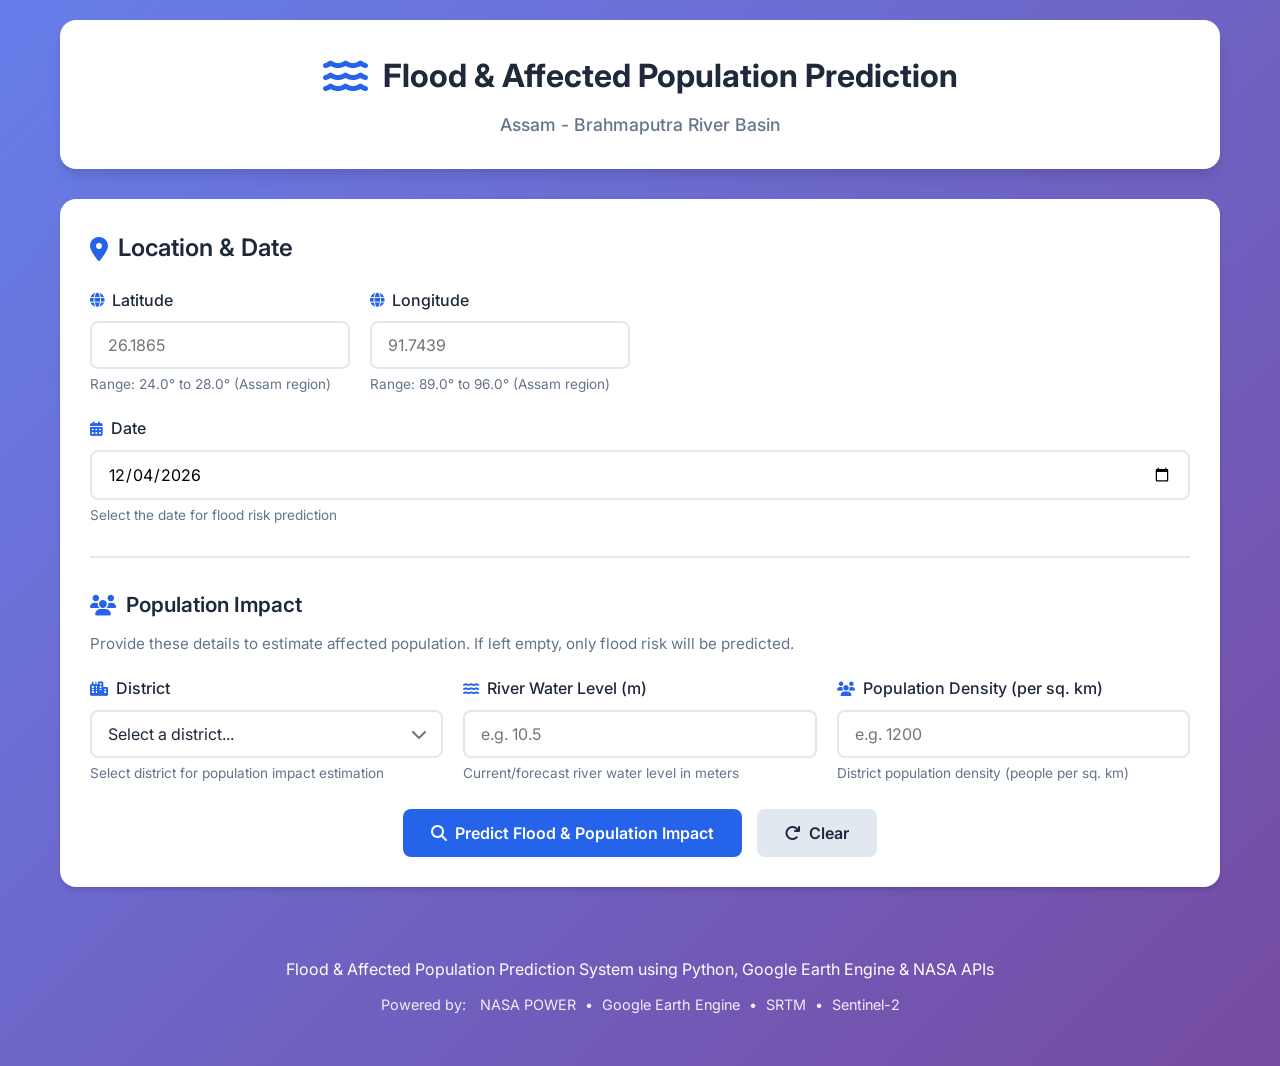
<file: frontend/index.html>
<!DOCTYPE html>
<html lang="en">
<head>
    <meta charset="UTF-8">
    <meta name="viewport" content="width=device-width, initial-scale=1.0">
    <title>Flood & Affected Population Prediction System - Assam Brahmaputra Basin</title>
    <link rel="stylesheet" href="style.css">
    <link href="https://fonts.googleapis.com/css2?family=Inter:wght@300;400;500;600;700&display=swap" rel="stylesheet">
    <link rel="stylesheet" href="https://cdnjs.cloudflare.com/ajax/libs/font-awesome/6.4.0/css/all.min.css">
</head>
<body>
    <div class="container">
        <!-- Header -->
        <header class="header">
            <div class="header-content">
                <div class="logo">
                    <i class="fas fa-water"></i>
                    <h1>Flood & Affected Population Prediction</h1>
                </div>
                <p class="subtitle">Assam - Brahmaputra River Basin</p>
            </div>
        </header>

        <!-- Main Content -->
        <main class="main-content">
            <!-- Input Form Section -->
            <section class="input-section card">
                <h2><i class="fas fa-map-marker-alt"></i> Location & Date</h2>
                <form id="predictionForm">
                    <div class="form-grid">
                        <div class="form-group">
                            <label for="latitude">
                                <i class="fas fa-globe"></i> Latitude
                            </label>
                            <input 
                                type="number" 
                                id="latitude" 
                                name="latitude" 
                                step="0.0001" 
                                placeholder="26.1865"
                                required
                                min="24.0"
                                max="28.0"
                            >
                            <small>Range: 24.0° to 28.0° (Assam region)</small>
                        </div>

                        <div class="form-group">
                            <label for="longitude">
                                <i class="fas fa-globe"></i> Longitude
                            </label>
                            <input 
                                type="number" 
                                id="longitude" 
                                name="longitude" 
                                step="0.0001" 
                                placeholder="91.7439"
                                required
                                min="89.0"
                                max="96.0"
                            >
                            <small>Range: 89.0° to 96.0° (Assam region)</small>
                        </div>

                        <div class="form-group full-width">
                            <label for="date">
                                <i class="fas fa-calendar-alt"></i> Date
                            </label>
                            <input 
                                type="date" 
                                id="date" 
                                name="date" 
                                required
                            >
                            <small>Select the date for flood risk prediction</small>
                        </div>
                    </div>

                    <!-- Optional Population Impact Inputs -->
                    <div class="population-inputs">
                        <h3><i class="fas fa-users"></i> Population Impact</h3>
                        <p class="help-text">
                            Provide these details to estimate affected population. If left empty,
                            only flood risk will be predicted.
                        </p>
                        <div class="form-grid">
                            <div class="form-group">
                                <label for="district">
                                    <i class="fas fa-city"></i> District
                                </label>
                                <div class="select-wrapper">
                                    <select id="district" name="district" class="styled-select">
                                        <option value="">Select a district...</option>
                                        <option value="Morigaon">  Morigaon</option>
                                        <option value="Dhubri">  Dhubri</option>
                                        <option value="Kamrup">  Kamrup</option>
                                        <option value="Sonitpur">  Sonitpur</option>
                                        <option value="Jorhat">  Jorhat</option>
                                        <option value="Lakhimpur">  Lakhimpur</option>
                                        <option value="Darrang">  Darrang</option>
                                        <option value="Barpeta">  Barpeta</option>
                                        <option value="Nagaon">  Nagaon</option>
                                        <option value="Nalbari">  Nalbari</option>
                                    </select>
                                    <i class="fas fa-chevron-down select-arrow"></i>
                                </div>
                                <small>Select district for population impact estimation</small>
                            </div>

                            <div class="form-group">
                                <label for="riverLevel">
                                    <i class="fas fa-water"></i> River Water Level (m)
                                </label>
                                <input
                                    type="number"
                                    id="riverLevel"
                                    name="riverLevel"
                                    step="0.01"
                                    placeholder="e.g. 10.5"
                                >
                                <small>Current/forecast river water level in meters</small>
                            </div>

                            <div class="form-group">
                                <label for="populationDensity">
                                    <i class="fas fa-users"></i> Population Density (per sq. km)
                                </label>
                                <input
                                    type="number"
                                    id="populationDensity"
                                    name="populationDensity"
                                    step="1"
                                    placeholder="e.g. 1200"
                                >
                                <small>District population density (people per sq. km)</small>
                            </div>
                        </div>
                    </div>

                    <div class="form-actions">
                        <button type="submit" class="btn btn-primary" id="submitBtn">
                            <i class="fas fa-search"></i> Predict Flood & Population Impact
                        </button>
                        <button type="button" class="btn btn-secondary" id="clearBtn">
                            <i class="fas fa-redo"></i> Clear
                        </button>
                    </div>
                </form>
            </section>

            <!-- Loading Indicator -->
            <div id="loadingIndicator" class="loading hidden">
                <div class="spinner"></div>
                <p>Analyzing location and extracting GIS features...</p>
                <small>This may take 30-60 seconds</small>
            </div>

            <!-- Results Section -->
            <section id="resultsSection" class="results-section hidden">
                <!-- Prediction Card -->
                <div class="card prediction-card">
                    <h2><i class="fas fa-chart-line"></i> Flood Risk Prediction</h2>
                    <div class="prediction-content">
                        <div class="risk-indicator" id="riskIndicator">
                            <div class="risk-level" id="riskLevel">-</div>
                            <div class="risk-probability" id="riskProbability">-</div>
                        </div>
                        <p class="risk-interpretation" id="riskInterpretation"></p>
                    </div>
                </div>

                <!-- Features Card -->
                <div class="card features-card">
                    <h2><i class="fas fa-layer-group"></i> Extracted Features</h2>
                    <div class="features-grid" id="featuresGrid">
                        <!-- Features will be populated here -->
                    </div>
                </div>

                <!-- Affected Population Card -->
                <div class="card population-card" id="populationCard" style="display: none;">
                    <h2><i class="fas fa-users"></i> Estimated Population Affected</h2>
                    <div class="population-content">
                        <div class="population-value-wrapper">
                            <div class="population-value" id="affectedPopulationValue">-</div>
                            <div class="population-label">People</div>
                            <div class="population-range" id="affectedPopulationRange">-</div>
                        </div>
                        <div class="population-visualization">
                            <div class="population-bar-container">
                                <div class="population-bar-label">
                                    <span>Impact Scale</span>
                                    <span id="populationBarLabel">0%</span>
                                </div>
                                <div class="population-bar">
                                    <div class="population-bar-fill" id="affectedPopulationBar"></div>
                                </div>
                            </div>
                            <div class="population-gauge" id="populationGauge">
                                <svg viewBox="0 0 200 120" class="gauge-svg">
                                    <path class="gauge-background" d="M 20 100 A 80 80 0 0 1 180 100" fill="none" stroke="#e2e8f0" stroke-width="12"/>
                                    <path class="gauge-fill" id="gaugeFill" d="M 20 100 A 80 80 0 0 1 180 100" fill="none" stroke="#10b981" stroke-width="12" stroke-dasharray="251.2" stroke-dashoffset="251.2"/>
                                    <text x="100" y="90" text-anchor="middle" class="gauge-text" id="gaugeText">0%</text>
                                </svg>
                            </div>
                        </div>
                        <p class="population-context" id="affectedPopulationContext">
                            Provide district, river level, and population density to estimate affected population.
                        </p>

                        <!-- Inline district-wise flood risk map (shown after population prediction) -->
                        <div class="district-map-wrapper" id="districtMapWrapper" style="display:none;">
                            <h3 class="district-map-title"><i class="fas fa-map-marked-alt"></i> District Risk Map</h3>
                            <iframe
                                id="districtRiskMapFrame"
                                class="district-risk-map-frame"
                                title="District Flood Risk Map"
                                loading="lazy"
                                referrerpolicy="no-referrer"
                            ></iframe>
                            <p class="district-map-note">
                                Map shows flood risk marker for the selected district.
                            </p>
                        </div>
                    </div>
                </div>

                <!-- Map Preview -->
                <div class="card map-card">
                    <h2><i class="fas fa-map"></i> Location Preview</h2>
                    <div class="map-container">
                        <div id="mapPreview" class="map-preview">
                            <p><i class="fas fa-map-marked-alt"></i></p>
                            <p id="locationText">Lat: -, Lon: -</p>
                        </div>
                    </div>
                </div>
            </section>

            <!-- Error Section -->
            <div id="errorSection" class="error-section hidden">
                <div class="card error-card">
                    <i class="fas fa-exclamation-triangle"></i>
                    <h3>Error</h3>
                    <p id="errorMessage"></p>
                </div>
            </div>
        </main>

        <!-- Footer -->
        <footer class="footer">
            <p>Flood & Affected Population Prediction System using Python, Google Earth Engine & NASA APIs</p>
            <p class="footer-links">
                <span>Powered by:</span>
                <span>NASA POWER</span> • 
                <span>Google Earth Engine</span> • 
                <span>SRTM</span> • 
                <span>Sentinel-2</span>
            </p>
        </footer>
    </div>

    <script src="script.js"></script>
</body>
</html>
</file>
<file: frontend/style.css>
/* Reset and Base Styles */
* {
    margin: 0;
    padding: 0;
    box-sizing: border-box;
}

:root {
    --primary-color: #2563eb;
    --primary-dark: #1e40af;
    --secondary-color: #10b981;
    --danger-color: #ef4444;
    --warning-color: #f59e0b;
    --low-risk: #10b981;
    --medium-risk: #f59e0b;
    --high-risk: #ef4444;
    --bg-color: #f8fafc;
    --card-bg: #ffffff;
    --text-primary: #1e293b;
    --text-secondary: #64748b;
    --border-color: #e2e8f0;
    --shadow: 0 4px 6px -1px rgba(0, 0, 0, 0.1), 0 2px 4px -1px rgba(0, 0, 0, 0.06);
    --shadow-lg: 0 10px 15px -3px rgba(0, 0, 0, 0.1), 0 4px 6px -2px rgba(0, 0, 0, 0.05);
}

body {
    font-family: 'Inter', -apple-system, BlinkMacSystemFont, 'Segoe UI', sans-serif;
    background: linear-gradient(135deg, #667eea 0%, #764ba2 100%);
    min-height: 100vh;
    color: var(--text-primary);
    line-height: 1.6;
}

.container {
    max-width: 1200px;
    margin: 0 auto;
    padding: 20px;
}

/* Header */
.header {
    background: var(--card-bg);
    border-radius: 16px;
    padding: 30px;
    margin-bottom: 30px;
    box-shadow: var(--shadow-lg);
    text-align: center;
}

.logo {
    display: flex;
    align-items: center;
    justify-content: center;
    gap: 15px;
    margin-bottom: 10px;
}

.logo i {
    font-size: 2.5rem;
    color: var(--primary-color);
}

.logo h1 {
    font-size: 2rem;
    font-weight: 700;
    color: var(--text-primary);
}

.subtitle {
    color: var(--text-secondary);
    font-size: 1.1rem;
    font-weight: 500;
}

/* Card */
.card {
    background: var(--card-bg);
    border-radius: 16px;
    padding: 30px;
    margin-bottom: 25px;
    box-shadow: var(--shadow);
    transition: transform 0.2s, box-shadow 0.2s;
}

.card:hover {
    transform: translateY(-2px);
    box-shadow: var(--shadow-lg);
}

.card h2 {
    font-size: 1.5rem;
    font-weight: 600;
    margin-bottom: 20px;
    color: var(--text-primary);
    display: flex;
    align-items: center;
    gap: 10px;
}

.card h2 i {
    color: var(--primary-color);
}

/* Form Styles */
.input-section {
    margin-bottom: 30px;
}

.form-grid {
    display: grid;
    grid-template-columns: repeat(auto-fit, minmax(250px, 1fr));
    gap: 20px;
    margin-bottom: 25px;
}

.form-group {
    display: flex;
    flex-direction: column;
}

.form-group.full-width {
    grid-column: 1 / -1;
}

.form-group label {
    font-weight: 500;
    margin-bottom: 8px;
    color: var(--text-primary);
    display: flex;
    align-items: center;
    gap: 8px;
}

.form-group label i {
    color: var(--primary-color);
    font-size: 0.9rem;
}

.form-group input {
    padding: 12px 16px;
    border: 2px solid var(--border-color);
    border-radius: 8px;
    font-size: 1rem;
    transition: border-color 0.2s, box-shadow 0.2s;
    font-family: inherit;
}

.form-group input:focus {
    outline: none;
    border-color: var(--primary-color);
    box-shadow: 0 0 0 3px rgba(37, 99, 235, 0.1);
}

.form-group small {
    margin-top: 5px;
    color: var(--text-secondary);
    font-size: 0.85rem;
}

.form-actions {
    display: flex;
    gap: 15px;
    justify-content: center;
    flex-wrap: wrap;
}

/* Buttons */
.btn {
    padding: 14px 28px;
    border: none;
    border-radius: 8px;
    font-size: 1rem;
    font-weight: 600;
    cursor: pointer;
    transition: all 0.2s;
    display: inline-flex;
    align-items: center;
    gap: 8px;
    font-family: inherit;
}

.btn-primary {
    background: var(--primary-color);
    color: white;
}

.btn-primary:hover {
    background: var(--primary-dark);
    transform: translateY(-2px);
    box-shadow: var(--shadow);
}

.btn-secondary {
    background: var(--border-color);
    color: var(--text-primary);
}

.btn-secondary:hover {
    background: #cbd5e1;
}

.btn:disabled {
    opacity: 0.6;
    cursor: not-allowed;
}

/* Loading Indicator */
.loading {
    text-align: center;
    padding: 40px;
    background: var(--card-bg);
    border-radius: 16px;
    margin-bottom: 25px;
    box-shadow: var(--shadow);
}

.loading.hidden {
    display: none;
}

.spinner {
    width: 50px;
    height: 50px;
    border: 4px solid var(--border-color);
    border-top-color: var(--primary-color);
    border-radius: 50%;
    animation: spin 1s linear infinite;
    margin: 0 auto 20px;
}

@keyframes spin {
    to { transform: rotate(360deg); }
}

.loading p {
    font-size: 1.1rem;
    font-weight: 500;
    color: var(--text-primary);
    margin-bottom: 5px;
}

.loading small {
    color: var(--text-secondary);
}

/* Results Section */
.results-section.hidden {
    display: none;
}

.prediction-card {
    background: linear-gradient(135deg, #667eea 0%, #764ba2 100%);
    color: white;
}

.prediction-card h2 {
    color: white;
}

.prediction-card h2 i {
    color: white;
}

.prediction-content {
    text-align: center;
}

.risk-indicator {
    margin: 30px 0;
}

.risk-level {
    font-size: 3rem;
    font-weight: 700;
    margin-bottom: 15px;
    text-transform: uppercase;
    letter-spacing: 2px;
}

.risk-level.low {
    color: var(--low-risk);
}

.risk-level.medium {
    color: var(--warning-color);
}

.risk-level.high {
    color: var(--high-risk);
}

.risk-probability {
    font-size: 2rem;
    font-weight: 600;
    margin-bottom: 20px;
}

.risk-interpretation {
    font-size: 1.1rem;
    line-height: 1.8;
    opacity: 0.95;
}

/* Features Grid */
.features-grid {
    display: grid;
    grid-template-columns: repeat(auto-fit, minmax(200px, 1fr));
    gap: 20px;
}

.feature-item {
    background: var(--bg-color);
    padding: 20px;
    border-radius: 12px;
    border-left: 4px solid var(--primary-color);
    transition: transform 0.2s;
}

.feature-item:hover {
    transform: translateX(5px);
}

.feature-label {
    font-size: 0.85rem;
    color: var(--text-secondary);
    text-transform: uppercase;
    letter-spacing: 0.5px;
    margin-bottom: 8px;
    font-weight: 600;
}

.feature-value {
    font-size: 1.5rem;
    font-weight: 700;
    color: var(--text-primary);
}

.feature-unit {
    font-size: 0.9rem;
    color: var(--text-secondary);
    margin-left: 5px;
}

/* Map Preview */
.map-container {
    margin-top: 20px;
}

.map-preview {
    background: var(--bg-color);
    border-radius: 12px;
    padding: 40px;
    text-align: center;
    min-height: 200px;
    display: flex;
    flex-direction: column;
    align-items: center;
    justify-content: center;
}

.map-preview i {
    font-size: 3rem;
    color: var(--primary-color);
    margin-bottom: 15px;
}

.map-preview p {
    font-size: 1.1rem;
    color: var(--text-primary);
    font-weight: 500;
}

/* Error Section */
.error-section.hidden {
    display: none;
}

.error-card {
    background: #fef2f2;
    border-left: 4px solid var(--danger-color);
    text-align: center;
}

.error-card i {
    font-size: 3rem;
    color: var(--danger-color);
    margin-bottom: 15px;
}

.error-card h3 {
    color: var(--danger-color);
    margin-bottom: 10px;
}

.error-card p {
    color: var(--text-primary);
}

/* Footer */
.footer {
    text-align: center;
    padding: 30px 20px;
    color: white;
    margin-top: 40px;
}

.footer-links {
    margin-top: 10px;
    font-size: 0.9rem;
    opacity: 0.9;
}

.footer-links span {
    margin: 0 5px;
}

/* Responsive */
@media (max-width: 768px) {
    .container {
        padding: 15px;
    }

    .header {
        padding: 20px;
    }

    .logo h1 {
        font-size: 1.5rem;
    }

    .form-grid {
        grid-template-columns: 1fr;
    }

    .features-grid {
        grid-template-columns: 1fr;
    }

    .risk-level {
        font-size: 2rem;
    }

    .risk-probability {
        font-size: 1.5rem;
    }
}

/* Animation */
@keyframes fadeIn {
    from {
        opacity: 0;
        transform: translateY(20px);
    }
    to {
        opacity: 1;
        transform: translateY(0);
    }
}

.results-section {
    animation: fadeIn 0.5s ease-out;
}

/* District Selection Styling */
.select-wrapper {
    position: relative;
    display: block;
}

.styled-select {
    width: 100%;
    padding: 12px 40px 12px 16px;
    border: 2px solid var(--border-color);
    border-radius: 8px;
    background: var(--card-bg);
    font-size: 1rem;
    color: var(--text-primary);
    appearance: none;
    cursor: pointer;
    transition: all 0.3s ease;
    font-family: inherit;
}

.styled-select:hover {
    border-color: var(--primary-color);
    box-shadow: 0 0 0 3px rgba(37, 99, 235, 0.1);
}

.styled-select:focus {
    outline: none;
    border-color: var(--primary-color);
    box-shadow: 0 0 0 3px rgba(37, 99, 235, 0.1);
}

.select-arrow {
    position: absolute;
    right: 16px;
    top: 50%;
    transform: translateY(-50%);
    pointer-events: none;
    color: var(--text-secondary);
    transition: transform 0.3s ease;
}

.styled-select:focus + .select-arrow {
    transform: translateY(-50%) rotate(180deg);
}

/* Population Card Styling */
.population-card {
    background: linear-gradient(135deg, #10b981 0%, #059669 100%);
    color: white;
}

.population-card h2 {
    color: white;
}

.population-card h2 i {
    color: white;
}

.population-content {
    text-align: center;
}

.population-value-wrapper {
    margin: 30px 0;
}

.population-value {
    font-size: 4rem;
    font-weight: 700;
    margin-bottom: 10px;
    text-shadow: 0 2px 4px rgba(0, 0, 0, 0.2);
    color: white;
}

.population-label {
    font-size: 1.2rem;
    font-weight: 500;
    margin-bottom: 15px;
    opacity: 0.9;
    text-transform: uppercase;
    letter-spacing: 1px;
}

.population-range {
    font-size: 1.1rem;
    opacity: 0.85;
    margin-bottom: 25px;
}

.population-visualization {
    display: grid;
    grid-template-columns: 1fr 1fr;
    gap: 30px;
    margin: 30px 0;
    align-items: center;
}

.population-bar-container {
    width: 100%;
}

.population-bar-label {
    display: flex;
    justify-content: space-between;
    margin-bottom: 10px;
    font-size: 0.9rem;
    font-weight: 600;
    opacity: 0.9;
}

.population-bar {
    width: 100%;
    height: 30px;
    background: rgba(255, 255, 255, 0.2);
    border-radius: 15px;
    overflow: hidden;
    position: relative;
    box-shadow: inset 0 2px 4px rgba(0, 0, 0, 0.1);
}

.population-bar-fill {
    height: 100%;
    background: linear-gradient(90deg, #fef3c7 0%, #f59e0b 50%, #ef4444 100%);
    border-radius: 15px;
    transition: width 1s ease-out;
    box-shadow: 0 2px 8px rgba(0, 0, 0, 0.2);
    position: relative;
    overflow: hidden;
}

.population-bar-fill::after {
    content: '';
    position: absolute;
    top: 0;
    left: 0;
    right: 0;
    bottom: 0;
    background: linear-gradient(90deg, transparent, rgba(255, 255, 255, 0.3), transparent);
    animation: shimmer 2s infinite;
}

@keyframes shimmer {
    0% { transform: translateX(-100%); }
    100% { transform: translateX(100%); }
}

.population-gauge {
    width: 100%;
    max-width: 200px;
    margin: 0 auto;
}

.gauge-svg {
    width: 100%;
    height: auto;
}

.gauge-background {
    stroke: rgba(255, 255, 255, 0.2);
}

.gauge-fill {
    stroke-linecap: round;
    transition: stroke-dashoffset 1s ease-out;
}

.gauge-text {
    fill: white;
    font-size: 24px;
    font-weight: 700;
    text-shadow: 0 2px 4px rgba(0, 0, 0, 0.2);
}

.population-context {
    font-size: 1rem;
    line-height: 1.8;
    opacity: 0.95;
    margin-top: 20px;
    padding: 15px;
    background: rgba(255, 255, 255, 0.1);
    border-radius: 8px;
}

/* Inline district risk map (inside population card) */
.district-map-wrapper {
    margin-top: 22px;
    text-align: left;
    background: rgba(255, 255, 255, 0.12);
    border: 1px solid rgba(255, 255, 255, 0.18);
    border-radius: 14px;
    padding: 14px;
}

.district-map-title {
    margin: 0 0 10px 0;
    font-size: 1.05rem;
    font-weight: 700;
    color: #ffffff;
    display: flex;
    align-items: center;
    gap: 10px;
}

.district-risk-map-frame {
    width: 100%;
    height: 340px;
    border: 0;
    border-radius: 12px;
    background: #ffffff;
    box-shadow: 0 8px 24px rgba(0, 0, 0, 0.20);
}

.district-map-note {
    margin: 10px 0 0 0;
    font-size: 0.92rem;
    opacity: 0.9;
    color: #ffffff;
}

/* Population Inputs Section */
.population-inputs {
    margin-top: 30px;
    padding-top: 30px;
    border-top: 2px solid var(--border-color);
}

.population-inputs h3 {
    font-size: 1.3rem;
    font-weight: 600;
    margin-bottom: 10px;
    color: var(--text-primary);
    display: flex;
    align-items: center;
    gap: 10px;
}

.population-inputs h3 i {
    color: var(--primary-color);
}

.help-text {
    color: var(--text-secondary);
    font-size: 0.95rem;
    margin-bottom: 20px;
    line-height: 1.6;
}

/* Responsive adjustments for population visualization */
@media (max-width: 768px) {
    .population-visualization {
        grid-template-columns: 1fr;
        gap: 20px;
    }
    
    .population-value {
        font-size: 3rem;
    }
    
    .population-gauge {
        max-width: 150px;
    }
}
</file>
